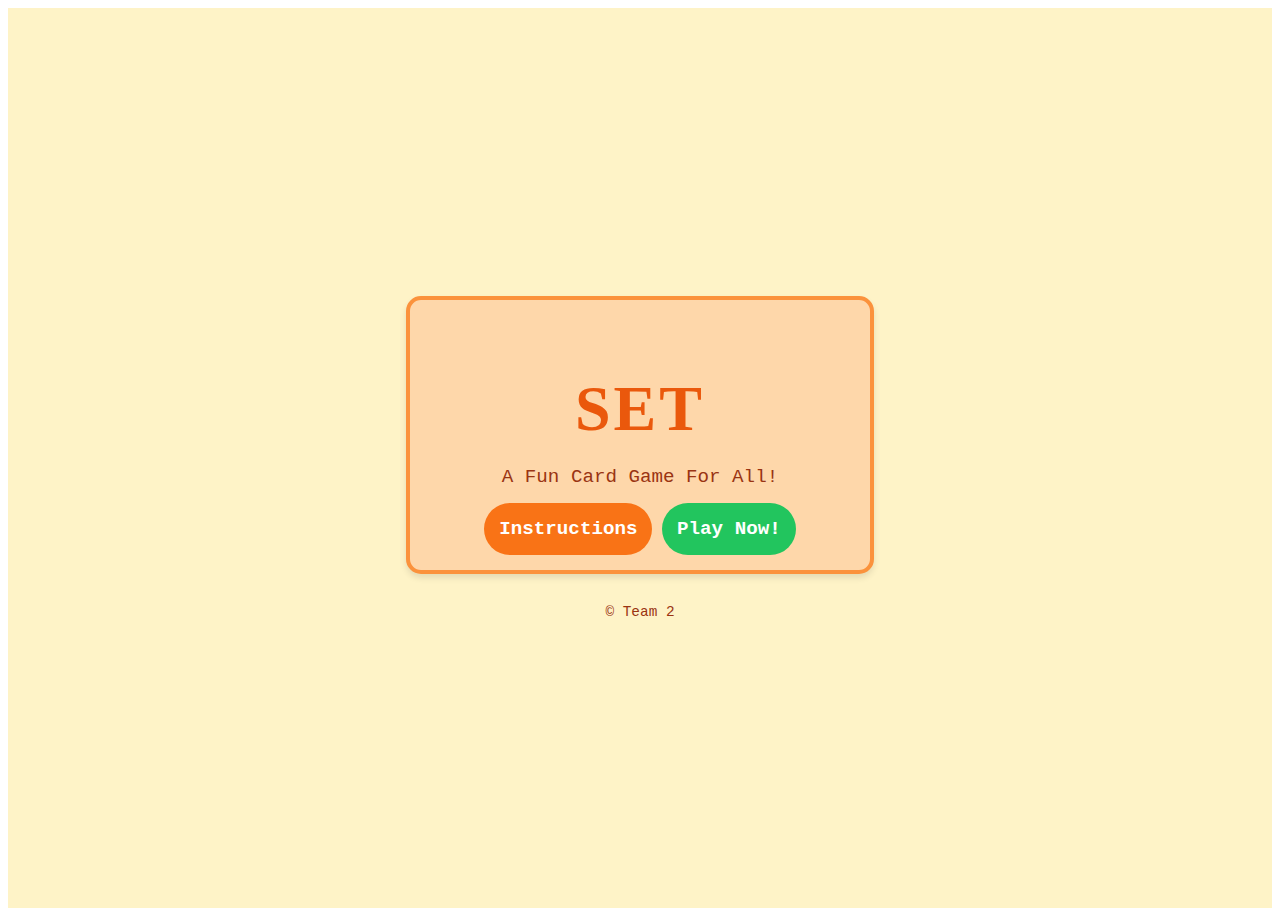
<file: index.html>
<!DOCTYPE html>
<html lang="en">
<head>
    <meta charset="UTF-8">
    <meta name="viewport" content="width=device-width, initial-scale=1.0">
    <title>Game of Set</title>
    <link rel="stylesheet" href="Styles.css">
</head>
<body>
    <div class="set-page">
        <div class="container">
            <h1>SET</h1>
            <p>A Fun Card Game For All!</p>
            <a href="instruction.html" class="inst-button">Instructions</a>
            <a href="play.html" class="play-button">Play Now!</a>
        </div>
        <div class="footer">
            © Team 2
        </div>
    </div>
</body>
</html>
</file>
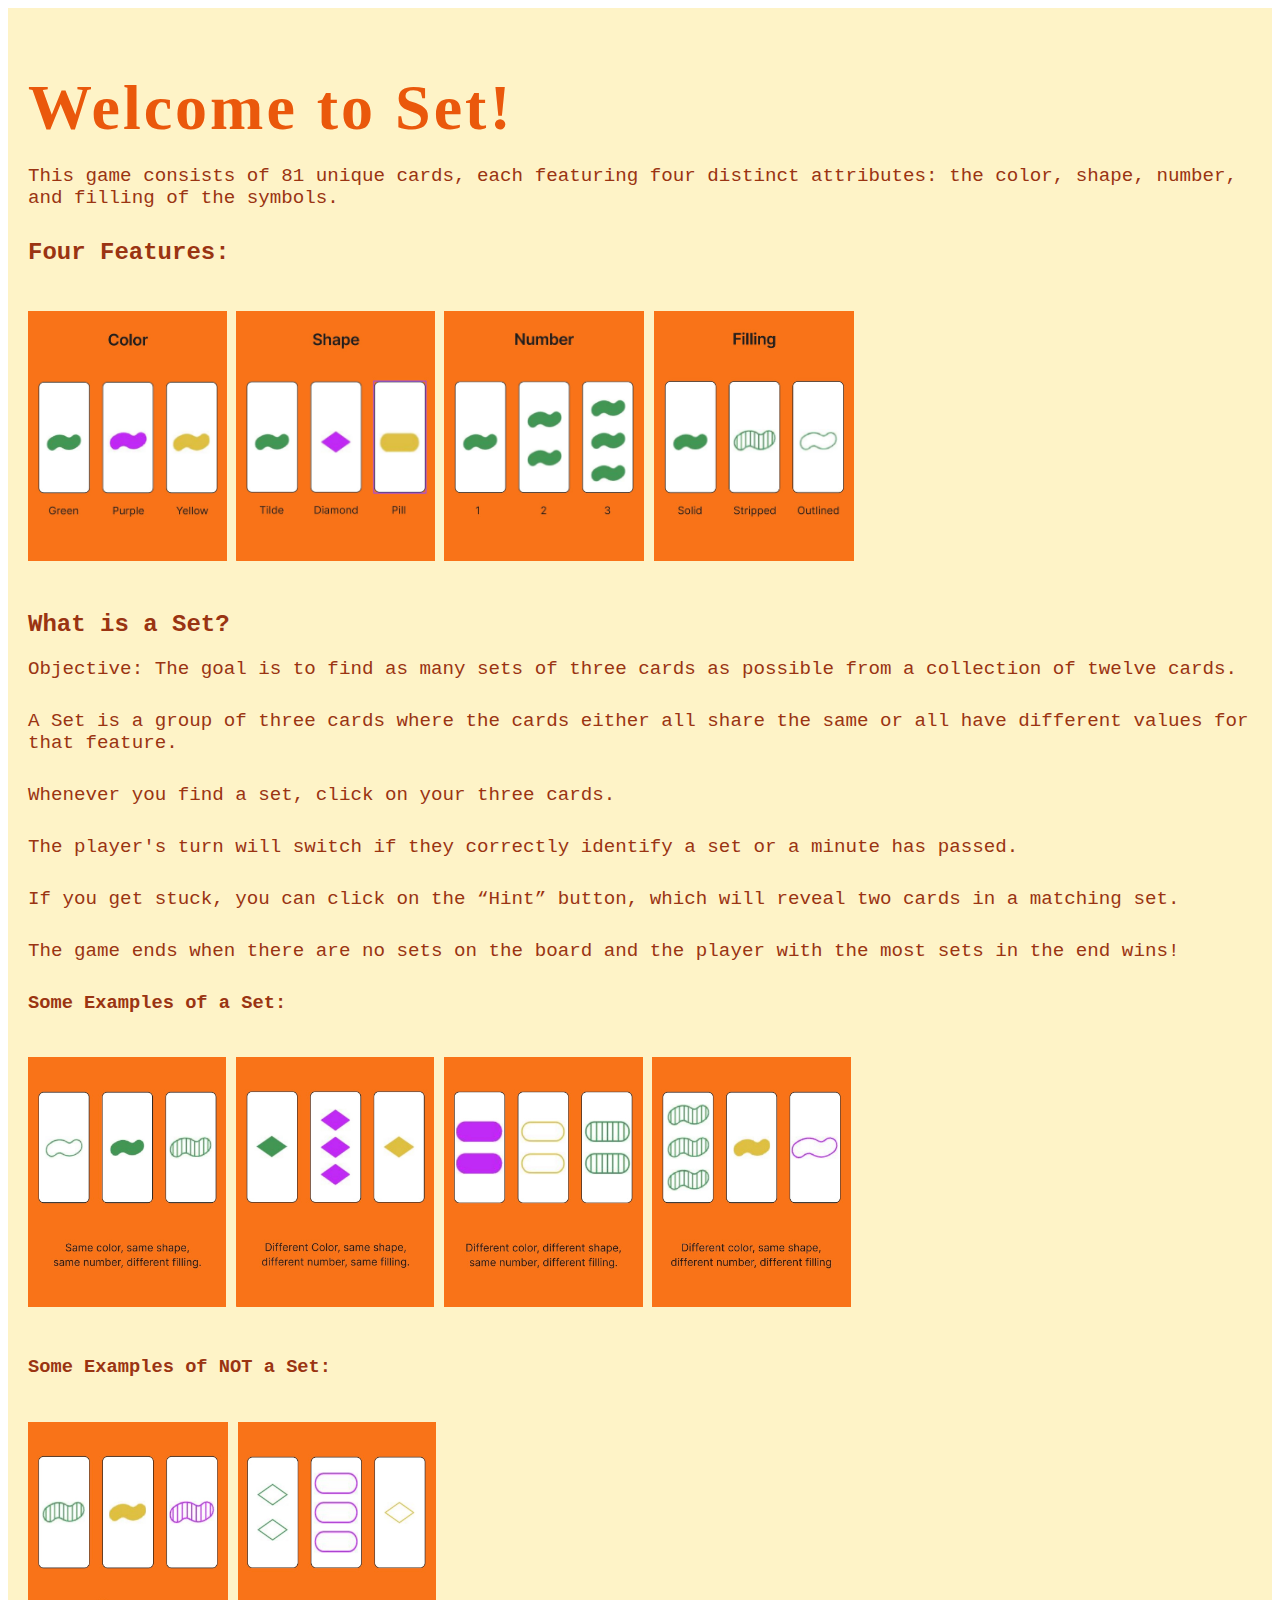
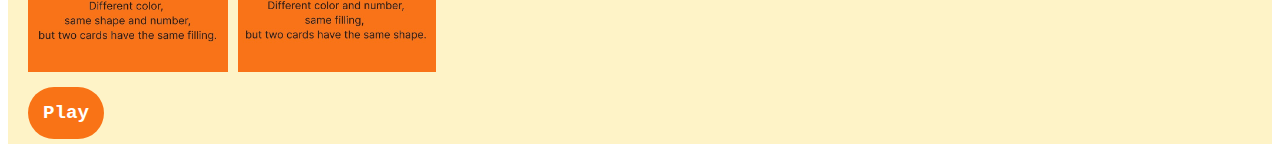
<file: instruction.html>
<!DOCTYPE html>
<html lang="en">
<head>
    <meta charset="UTF-8">
    <meta name="viewport" content="width=device-width, initial-scale=1.0">
    <title>Instructions</title>
    <link rel="stylesheet" href="Styles.css">
</head>
<body>
    <div id="inst-container">
        <div id="container">
            <h1>Welcome to Set!</h1>
            <p>This game consists of 81 unique cards, each featuring four distinct attributes: the color, shape, number, and filling of the symbols.</p>
            
            <h2>Four Features:</h2>
                <div class = ".feature-container-4cards">
                    <img src="Sources/Four Features/Color.jpg" alt="Color Feature Example" class = "img">
                    <img src="Sources/Four Features/Shape.jpg" alt="Shape Feature Example" class = "img">
                    <img src="Sources/Four Features/Number.jpg" alt="Number Feature Example" class = "img">
                    <img src="Sources/Four Features/Filling.jpg" alt="Filling Feature Example" class = "img">
                </div>
            

            <h2>What is a Set?</h2>
            <p>Objective: The goal is to find as many sets of three cards as possible from a collection of twelve cards.</p>
            <p>A Set is a group of three cards where the cards either all share the same or all have different values for that feature.</p>
            <p>Whenever you find a set, click on your three cards.</p>
            <p>The player's turn will switch if they correctly identify a set or a minute has passed.</p>
            <p>If you get stuck, you can click on the “Hint” button, which will reveal two cards in a matching set.</p>
            <p>The game ends when there are no sets on the board and the player with the most sets in the end wins!</p>

            <h3>Some Examples of a Set:</h3>
                <div class = ".feature-container-4cards">
                    <img src="Sources/ValidSetExamples/ValidExample1.jpg" alt="Example of a Set1" class = "img">
                    <img src="Sources/ValidSetExamples/ValidExample2.jpg" alt="Example of a Set2" class = "img">
                    <img src="Sources/ValidSetExamples/ValidExample3.jpg" alt="Example of a Set3" class = "img">
                    <img src="Sources/ValidSetExamples/ValidExample4.jpg" alt="Example of a Set4" class = "img">
                </div>


            <h3>Some Examples of NOT a Set:</h3>
            <div class = "features-container-2cards">
                <img src="Sources/NotAValidSetExamples/NotASetExample1.jpg" alt="Example of NOT a Set1" class = "img">
                <img src="Sources/NotAValidSetExamples/NotASetExapmple2.jpg" alt="Example of NOT a Set2" class = "img">
            </div>


            <a href="play.html" class="button">Play</a>
        </div>
    </div>

</body>
</html>
</file>
<file: Styles.css>
#inst-container {
    display: flex;
    flex-direction: column;
    align-items: center;
    min-height: 100vh; 
    font-family: 'Courier New', Courier, monospace;
    background-color: #fef3c7; /* Background color */
    color: #9a3412;
    padding: 20px;
    box-sizing: border-box;
    overflow-y: auto; 
}
.container {
    align-items: center;
    background-color: #fed7aa;
    border: 4px solid #fb923c;
    border-radius: 15px;
    padding: 30px;
    text-align: center;
    max-width: 400px;
    width: 100%;
    box-shadow: 0 4px 6px rgba(0, 0, 0, 0.1);
}
h1 {
    font-family: 'Times New Roman', Times, serif;
    font-size: 4rem;
    color: #ea580c;
    margin-bottom: 20px;
    letter-spacing: 3px;
}
p {
    font-size: 1.2rem;
    margin-bottom: 30px;
}
.button {
    margin: 0 auto;
    text-align: center;
    width: 100%;
    padding: 15px;
    margin-bottom: 15px;
    font-size: 1.2rem;
    font-weight: bold;
    text-decoration: none;
    color: white;
    background-color: #f97316;
    border: none;
    border-radius: 50px;
    transition: background-color 0.3s, transform 0.3s;
}
.button:hover {
    background-color: #ea580c;
    transform: scale(1.05);
}
.button.play {
    background-color: #22c55e;
}
.button.play:hover {
    background-color: #16a34a;
}
.footer {
    margin-top: 30px;
    font-size: 0.9rem;
}

.img {
    height: 250px;  
    width: auto;    
    margin-top: 25px;
    margin-bottom: 25px;
}



.set-page {
    font-family: 'Courier New', Courier, monospace;
    background-color: #fef3c7;
    color: #9a3412;
    display: flex;
    flex-direction: column;
    align-items: center;
    justify-content: center;
    height: 100vh;
    margin: 0;
    padding: 20px;
    box-sizing: border-box;
}

.container {
    align-items: center;
    background-color: #fed7aa;
    border: 4px solid #fb923c;
    border-radius: 15px;
    padding: 30px;
    text-align: center;
    max-width: 400px;
    width: 100%;
    box-shadow: 0 4px 6px rgba(0, 0, 0, 0.1);
}

h1 {
    font-family: 'Times New Roman', Times, serif;
    font-size: 4rem;
    color: #ea580c;
    margin-bottom: 20px;
    letter-spacing: 3px;
}

p {
    font-size: 1.2rem;
    margin-bottom: 30px;
}

.inst-button {
    margin: 0 auto;
    text-align: center;
    width: 100%;
    padding: 15px;
    margin-bottom: 15px;
    font-size: 1.2rem;
    font-weight: bold;
    text-decoration: none;
    color: white;
    background-color: #f97316;
    border: none;
    border-radius: 50px;
    transition: background-color 0.3s, transform 0.3s;
}

.inst-button:hover {
    background-color: #ea580c;
    transform: scale(1.05);
}

.play-button {
    margin: 0 auto;
    text-align: center;
    width: 100%;
    padding: 15px;
    margin-bottom: 15px;
    font-size: 1.2rem;
    font-weight: bold;
    text-decoration: none;
    color: white;
    background-color: #f97316;
    border: none;
    border-radius: 50px;
    transition: background-color 0.3s, transform 0.3s;
}
.play-button {
    background-color: #22c55e;
}

.play-button:hover {
    background-color: #16a34a;
}

.footer {
    margin-top: 30px;
    font-size: 0.9rem;
}

#play-page {
    font-family: 'Courier New', Courier, monospace;
    background-color: #fef3c7;
    color: #9a3412;
    display: flex;
    flex-direction: column;
    align-items: center;
    justify-content: center;
    height: 100vh;
    margin: 0;
    padding: 0; /* Remove padding */
}

.parent {
    width: 100%;
    height: 100vh;
    display: flex; 

.sidebar {
    display: flex; 
    flex-direction: column; 
    align-items: center; 
    justify-content: center; 
    background-color: #e8c49b;
    padding: 20px; 
    height: auto; 
}

.game-container {
    display: grid;
    grid-template-columns: repeat(4, 1fr); 
    gap: 0px; 
    justify-content: center; 
    margin: auto; 
    padding: 0; 
    width: 70%; 
    height: auto; 
}

.card {
    width: 150px; /* Card width */
    height: 200px; /* Card height */
    background-color: #ffffff;
    border: 1px solid #333; /* Thin border */
    margin: 0; /* No margin */
    padding: 0; /* No padding */
    display: flex;
    justify-content: center;
    align-items: center;
    cursor: pointer;
    transition: transform 0.3s ease;
}

.card.selected {
    background-color: #f97316; /* Highlight when selected */
    transform: scale(1.1); /* Zoom on select */
}

.buttonss {
    margin: 0 auto; /* Center the buttons */
    text-align: center;
    width: 100%; /* Full width for buttons */
    padding: 15px; /* Padding for buttons */
    margin-bottom: 15px; /* Space between buttons */
    font-size: 1.2rem; /* Font size */
    font-weight: bold; /* Bold text */
    text-decoration: none; /* No underline */
    color: white; /* Text color */
    background-color: #f97316; /* Button background color */
    border: none; /* No border */
    border-radius: 50px; /* Rounded corners */
    transition: background-color 0.3s, transform 0.3s; /* Hover effects */
}

.buttonss:hover {
    background-color: #ea580c; /* Darker color on hover */
    transform: scale(1.05); 
}

.buttonss.play {
    background-color: #22c55e; 
}

.buttonss.play:hover {
    background-color: #16a34a; 
}
}
</file>
